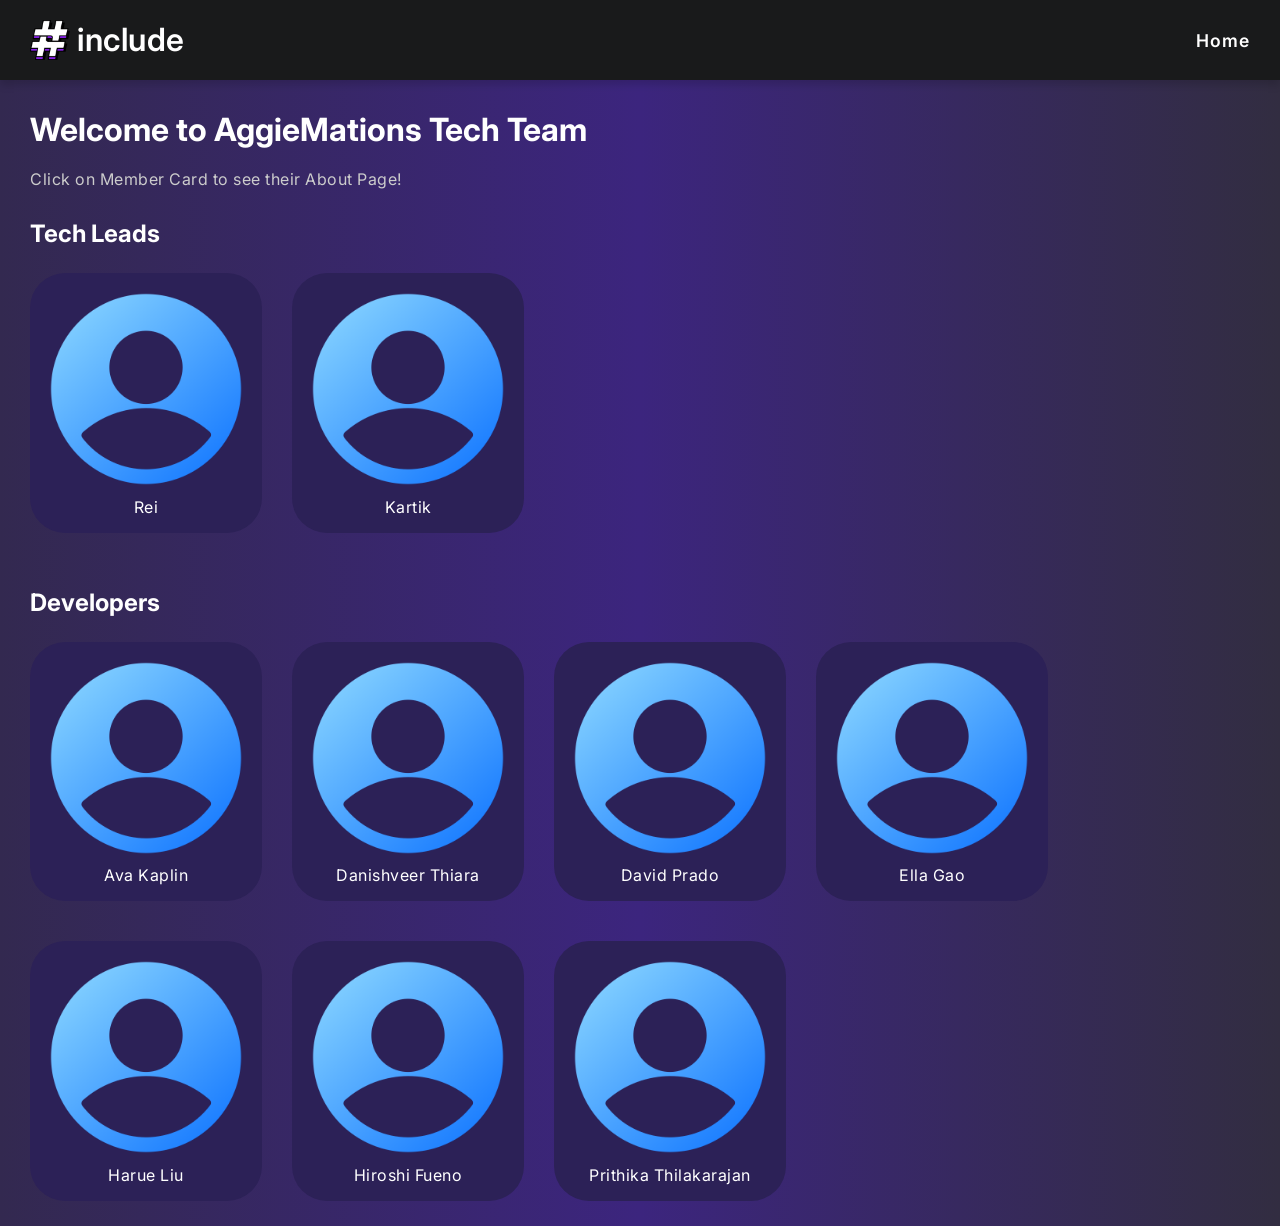
<file: index.html>
<!DOCTYPE html>
<html>
    <head>
        <!-- Metadata Stuff (DO NOT DELETE) -->
        <meta charset="utf-8">
        <meta http-equiv="X-UA-Compatible" content="IE=edge">
        <meta name="viewport" content="width=device-width, initial-scale=1">
        
        <title>#include - AggieMations Tech</title>

        <!-- Adds #include Icon to Website Tab (DO NOT DELETE) -->
        <link rel="icon" type="image/png" href="./assets/logo.png">

        <!-- Inter Font Import (DO NOT DELETE) -->
        <link rel="preconnect" href="https://fonts.googleapis.com">
        <link rel="preconnect" href="https://fonts.gstatic.com" crossorigin>
        <link href="https://fonts.googleapis.com/css2?family=Inter:ital,opsz,wght@0,14..32,100..900;1,14..32,100..900&family=Poppins:ital,wght@0,100;0,200;0,300;0,400;0,500;0,600;0,700;0,800;0,900;1,100;1,200;1,300;1,400;1,500;1,600;1,700;1,800;1,900&display=swap" rel="stylesheet">

        <!-- CSS Imports -->
        <link rel="stylesheet" href="./css/global.css">
        <link rel="stylesheet" href="./css/index.css">

        <!-- JS Import -->
        <script src="./js/index.js" defer></script>
    </head>
    <body class="include-background">
        <!-- Header Bar -->
        <header id="header">
            <a id="header-logo-container" href="index.html">
                <img src="assets/logo.png" alt="#include Logo" width="40px" height="40px">
                <p id="header-logo-text">include</p>
            </a>

            <nav id="header-nav">
                <a class="header-nav-item" href="index.html">Home</a>
            </nav>
        </header>

        <!-- Main Page Content -->
        <main id="homepage-content">
            <!-- Hero Section -->
            <h1>Welcome to AggieMations Tech Team</h1>
            <p id="homepage-paragraph">Click on Member Card to see their About Page!</p>

            <!-- Tech Leads Section -->
            <h2 class="member-card-header">Tech Leads</h2>
            <div class="member-card-container">
                <div class="member-card">
                    <img class="member-card-img" src="assets/person.png" alt="Person Image">
                    <p class="member-card-text">Rei</p>
                </div>
                <div class="member-card">
                    <img class="member-card-img" src="assets/person.png" alt="Person Image">
                    <p class="member-card-text">Kartik</p>
                </div>
            </div>

            <!-- Developers Section -->
            <h2 class="member-card-header">Developers</h2>
            <div class="member-card-container">
                <div class="member-card">
                    <img class="member-card-img" src="assets/person.png" alt="Person Image">
                    <p class="member-card-text">Ava Kaplin</p>
                </div>
                <div class="member-card">
                    <img class="member-card-img" src="assets/person.png" alt="Person Image">
                    <p class="member-card-text">Danishveer Thiara</p>
                </div>
                <div class="member-card">
                    <img class="member-card-img" src="assets/person.png" alt="Person Image">
                    <p class="member-card-text">David Prado</p>
                </div>
                <div class="member-card">
                    <img class="member-card-img" src="assets/person.png" alt="Person Image">
                    <p class="member-card-text">Ella Gao</p>
                </div>
                <div class="member-card">
                    <img class="member-card-img" src="assets/person.png" alt="Person Image">
                    <p class="member-card-text">Harue Liu</p>
                </div>
                <div class="member-card">
                    <img class="member-card-img" src="assets/person.png" alt="Person Image">
                    <p class="member-card-text">Hiroshi Fueno</p>
                </div>
                <div class="member-card">
                    <img class="member-card-img" src="assets/person.png" alt="Person Image">
                    <p class="member-card-text">Prithika Thilakarajan</p>
                </div>
            </div>

        </main>
    </body>
</html>
</file>
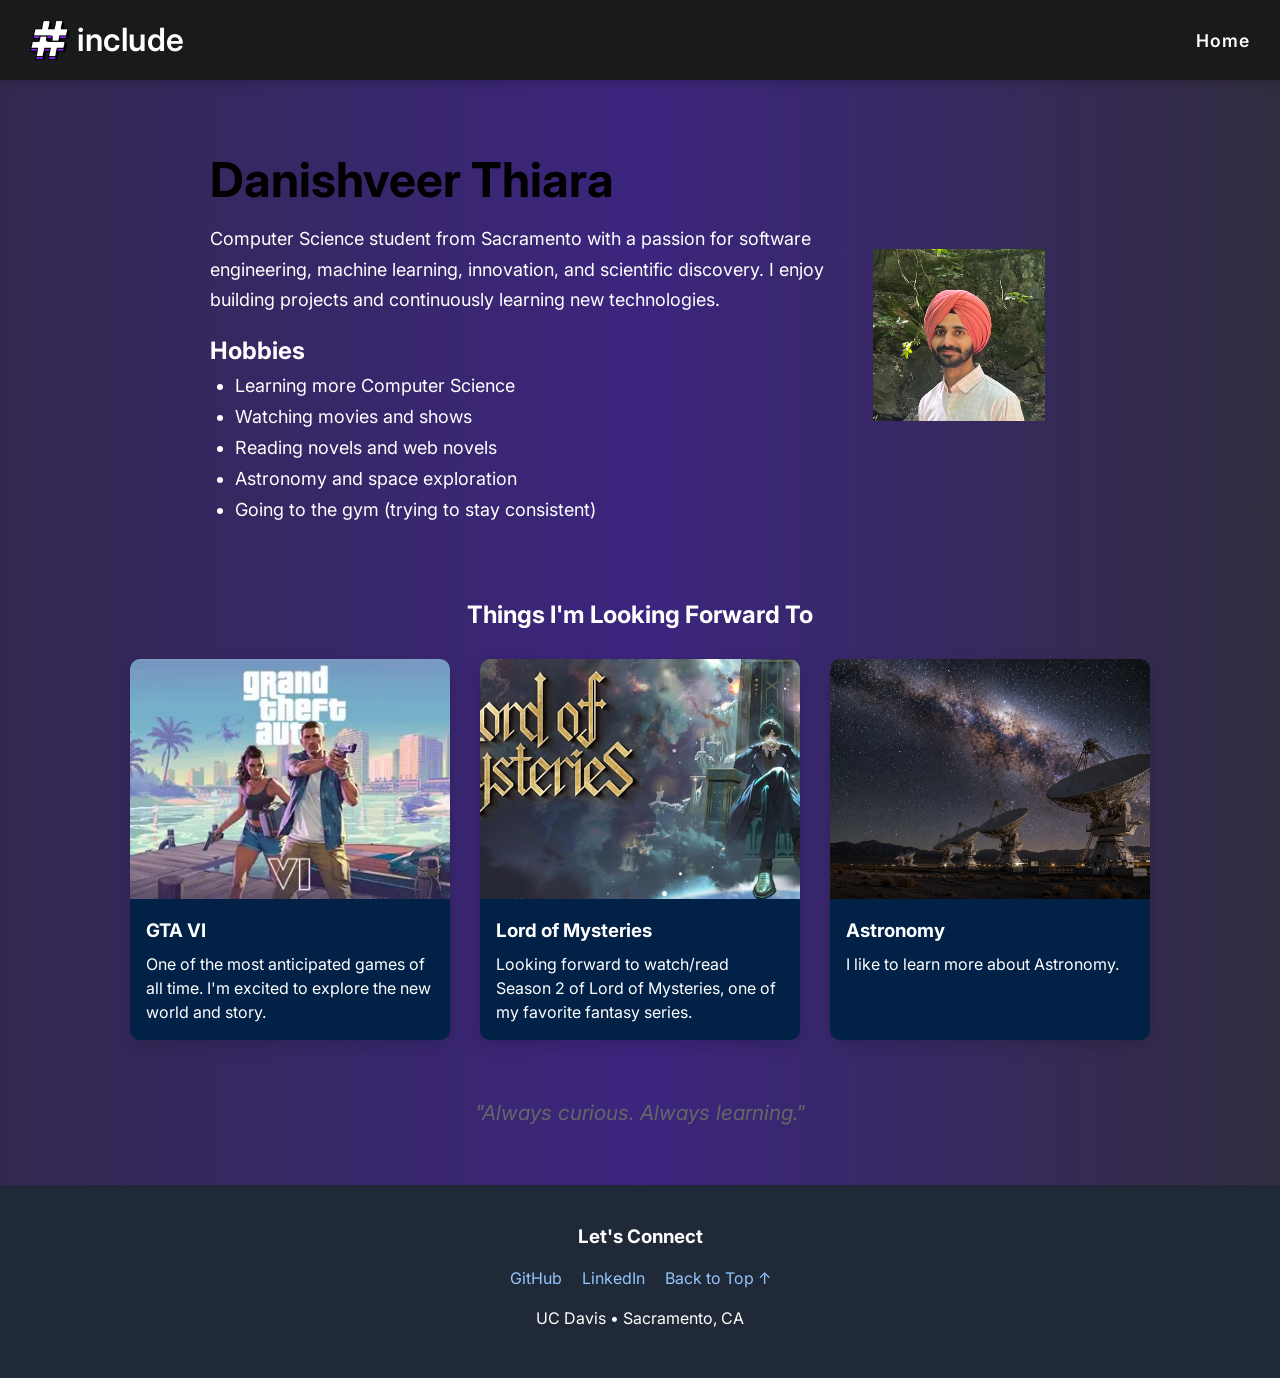
<file: members/Danishveer.html>
<!-- Duplicate this file and then edit! -->
<!DOCTYPE html>
<html>

<head>
    <!-- Metadata Stuff (DO NOT DELETE) -->
    <meta charset="utf-8">
    <meta http-equiv="X-UA-Compatible" content="IE=edge">
    <meta name="viewport" content="width=device-width, initial-scale=1">

    <title>#include - Danishveer</title>

    <!-- Adds #include Icon to Website Tab (DO NOT DELETE) -->
    <link rel="icon" type="image/png" href="../assets/logo.png">

    <!-- Inter Font Import (DO NOT DELETE) -->
    <link rel="preconnect" href="https://fonts.googleapis.com">
    <link rel="preconnect" href="https://fonts.gstatic.com" crossorigin>
    <link
        href="https://fonts.googleapis.com/css2?family=Inter:ital,opsz,wght@0,14..32,100..900;1,14..32,100..900&family=Poppins:ital,wght@0,100;0,200;0,300;0,400;0,500;0,600;0,700;0,800;0,900;1,100;1,200;1,300;1,400;1,500;1,600;1,700;1,800;1,900&display=swap"
        rel="stylesheet">

    <!-- CSS Imports -->
    <link rel="stylesheet" href="../css/global.css"> <!-- Adds Default Styles like Background Graident -->
    <link rel="stylesheet" href="../css/members/Danishveer.css"> <!-- Edit this! -->

    <!-- JS Imports -->
</head>

<body class="include-background">
    <header id="header">
        <a id="header-logo-container" href="index.html">
            <img src="../assets/logo.png" alt="#include Logo" width="40px" height="40px">
            <p id="header-logo-text">include</p>
        </a>

        <nav id="header-nav">
            <a class="header-nav-item" href="index.html">Home</a>
        </nav>
    </header>

    <section id="intro">

        <a href="https://danishveer11.github.io/My-Website" class="name-link">
            <h1>Danishveer Thiara</h1>
        </a>
        <img src="../assets/Danishveer/IMG_2270.jpeg" style="float:right;width:20%;height:20%;margin:25px;"></img>
        <p>
            Computer Science student from Sacramento with a passion for software
            engineering, machine learning, innovation, and scientific discovery.
            I enjoy building projects and continuously learning new technologies.
        </p>

        <h2>Hobbies</h2>

        <ul>
            <li>Learning more Computer Science</li>
            <li>Watching movies and shows</li>
            <li>Reading novels and web novels</li>
            <li>Astronomy and space exploration</li>
            <li>Going to the gym (trying to stay consistent)</li>
        </ul>

    </section>

    <section class="future-section">

        <h2>Things I'm Looking Forward To</h2>

        <div id="cards">

            <div class="card-box">
                <img src="../assets/Danishveer/OIP.webp" alt="GTA VI">

                <div class="description">
                    <h3>GTA VI</h3>

                    <p>
                        One of the most anticipated games of all time.
                        I'm excited to explore the new world and story.
                    </p>
                </div>
            </div>

            <div class="card-box">
                <img src="../assets/Danishveer/lord-of-mysteries.jpg" alt="Lord of Mysteries">

                <div class="description">
                    <h3>Lord of Mysteries</h3>

                    <p>
                        Looking forward to watch/read Season 2 of Lord of Mysteries,
                        one of my favorite fantasy series.
                    </p>
                </div>
            </div>

            <div class="card-box">
                <img src="../assets/Danishveer/space-message.webp" alt="Astro">

                <div class="description">
                    <h3>Astronomy</h3>

                    <p>
                        I like to learn more about Astronomy.
                    </p>
                </div>
            </div>

        </div>

    </section>

    <blockquote>
        "Always curious. Always learning."
    </blockquote>

    </main>

    <footer>

        <h3>Let's Connect</h3>

        <div class="footer-links">
            <a href="https://github.com/Danishveer11">GitHub</a>
            <a href="https://www.linkedin.com/in/danishveer-thiara/">LinkedIn</a>
            <a href="#top">Back to Top ↑</a>
        </div>

        <p class="footer-desc">
            UC Davis • Sacramento, CA
        </p>



    </footer>
</body>

</html>
</file>
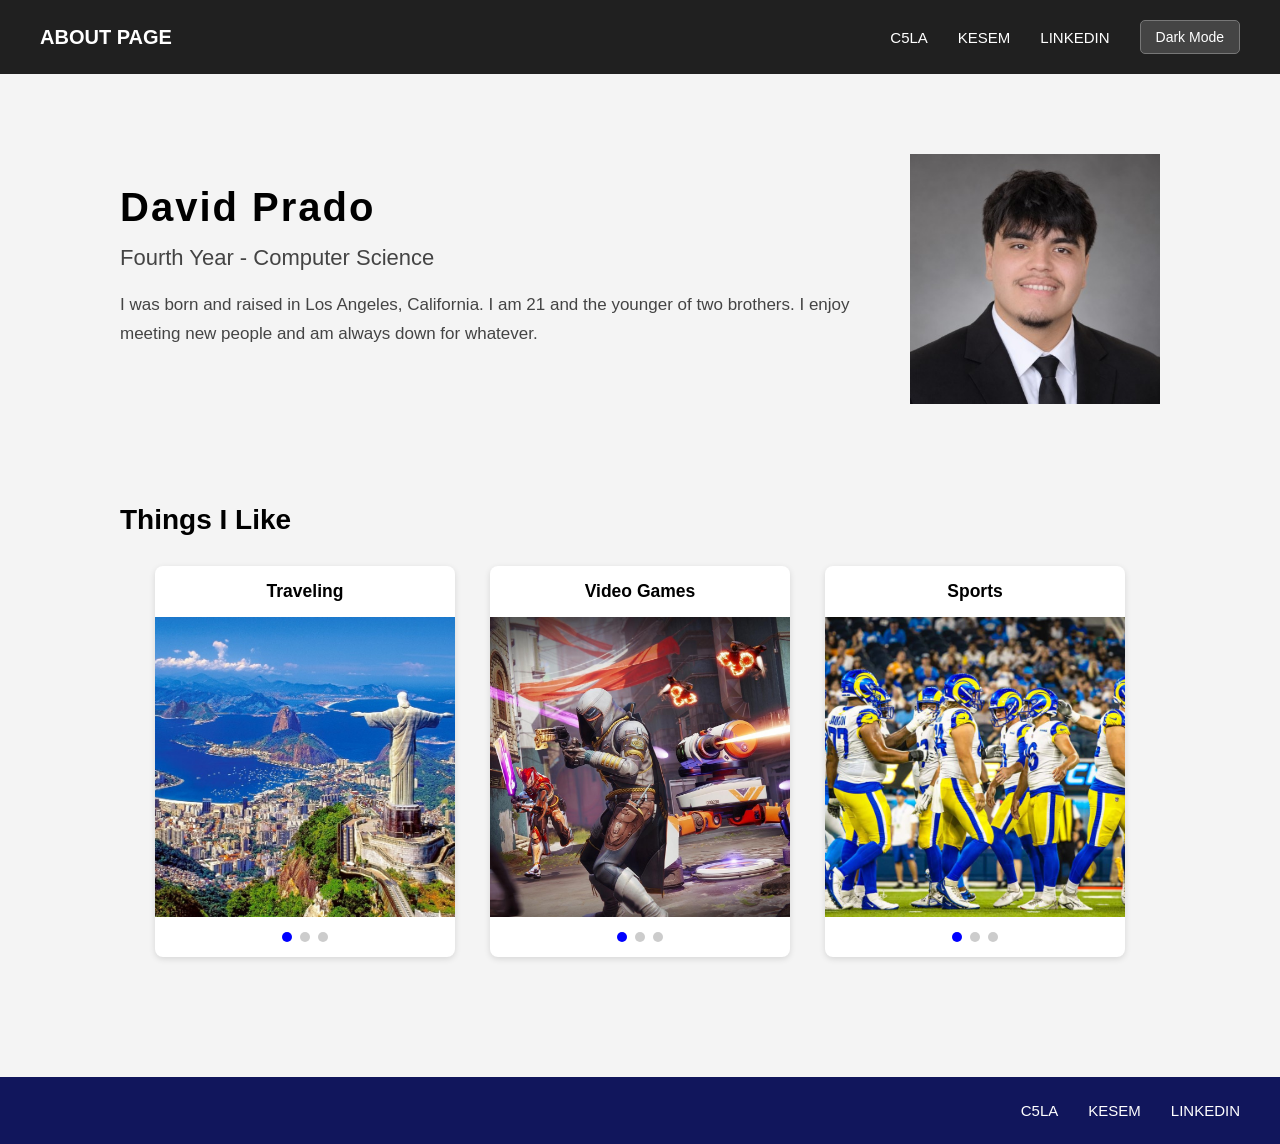
<file: members/david.html>
<!-- Duplicate this file and then edit! -->
<!DOCTYPE html>
<html>
    <head>
        <!-- Metadata Stuff (DO NOT DELETE) -->
        <meta charset="utf-8">
        <meta http-equiv="X-UA-Compatible" content="IE=edge">
        <meta name="viewport" content="width=device-width, initial-scale=1">

        <title>#include - David</title>

        <!-- Adds #include Icon to Website Tab (DO NOT DELETE) -->
        <link rel="icon" type="image/png" href="../assets/logo.png">

        <!-- Inter Font Import (DO NOT DELETE) -->
        <link rel="preconnect" href="https://fonts.googleapis.com">
        <link rel="preconnect" href="https://fonts.gstatic.com" crossorigin>
        <link href="https://fonts.googleapis.com/css2?family=Inter:ital,opsz,wght@0,14..32,100..900;1,14..32,100..900&family=Poppins:ital,wght@0,100;0,200;0,300;0,400;0,500;0,600;0,700;0,800;0,900;1,100;1,200;1,300;1,400;1,500;1,600;1,700;1,800;1,900&display=swap" rel="stylesheet">

        <!-- CSS Imports -->
        <link rel="stylesheet" href="../css/global.css">                <!-- Adds Default Styles like Background Graident -->
        <link rel="stylesheet" href="../css/members/david.css">        

        <!-- JS Imports -->
         <script src="../js/members/david.js" defer></script>

    </head>
    <body class="include-background">
        <!-- HEADER -->
    <header class="header">
        <h3>ABOUT PAGE</h3>

        <nav>
            <a href="https://www.c5la.org/">C5LA</a>
            <a href="https://www.kesem.org/">KESEM</a>
            <a href="https://www.linkedin.com/in/davidprado2023">LINKEDIN</a>

            <button type="button" id="theme-toggle" class="theme-toggle">
                Dark Mode
            </button>
        </nav>
    </header>


    <!-- INTRO -->
    <section class="intro" id="about">

        <div class="intro-text">
            <h1>David Prado</h1>
            <h2>Fourth Year - Computer Science</h2>

            <p>
                I was born and raised in Los Angeles, California.
                I am 21 and the younger of two brothers.
                I enjoy meeting new people and am always down for whatever.
            </p>
        </div>

        <div class="profile-image">
            <img src="../assets/members/david/me.jpg" alt="David Prado">
        </div>

    </section>


    <!-- INTERESTS -->
    <section class="interests" id="interests">

        <h2>Things I Like</h2>

        <div class="card-container" id="card-container"></div>

    </section>


    <!-- FOOTER -->
    <footer class="footer">
        <nav>
            <a href="https://www.c5la.org/">C5LA</a>
            <a href="https://www.kesem.org/">KESEM</a>
            <a href="https://www.linkedin.com/in/davidprado2023">LINKEDIN</a>
        </nav>
    </footer>
        
    </body>
</html>
</file>
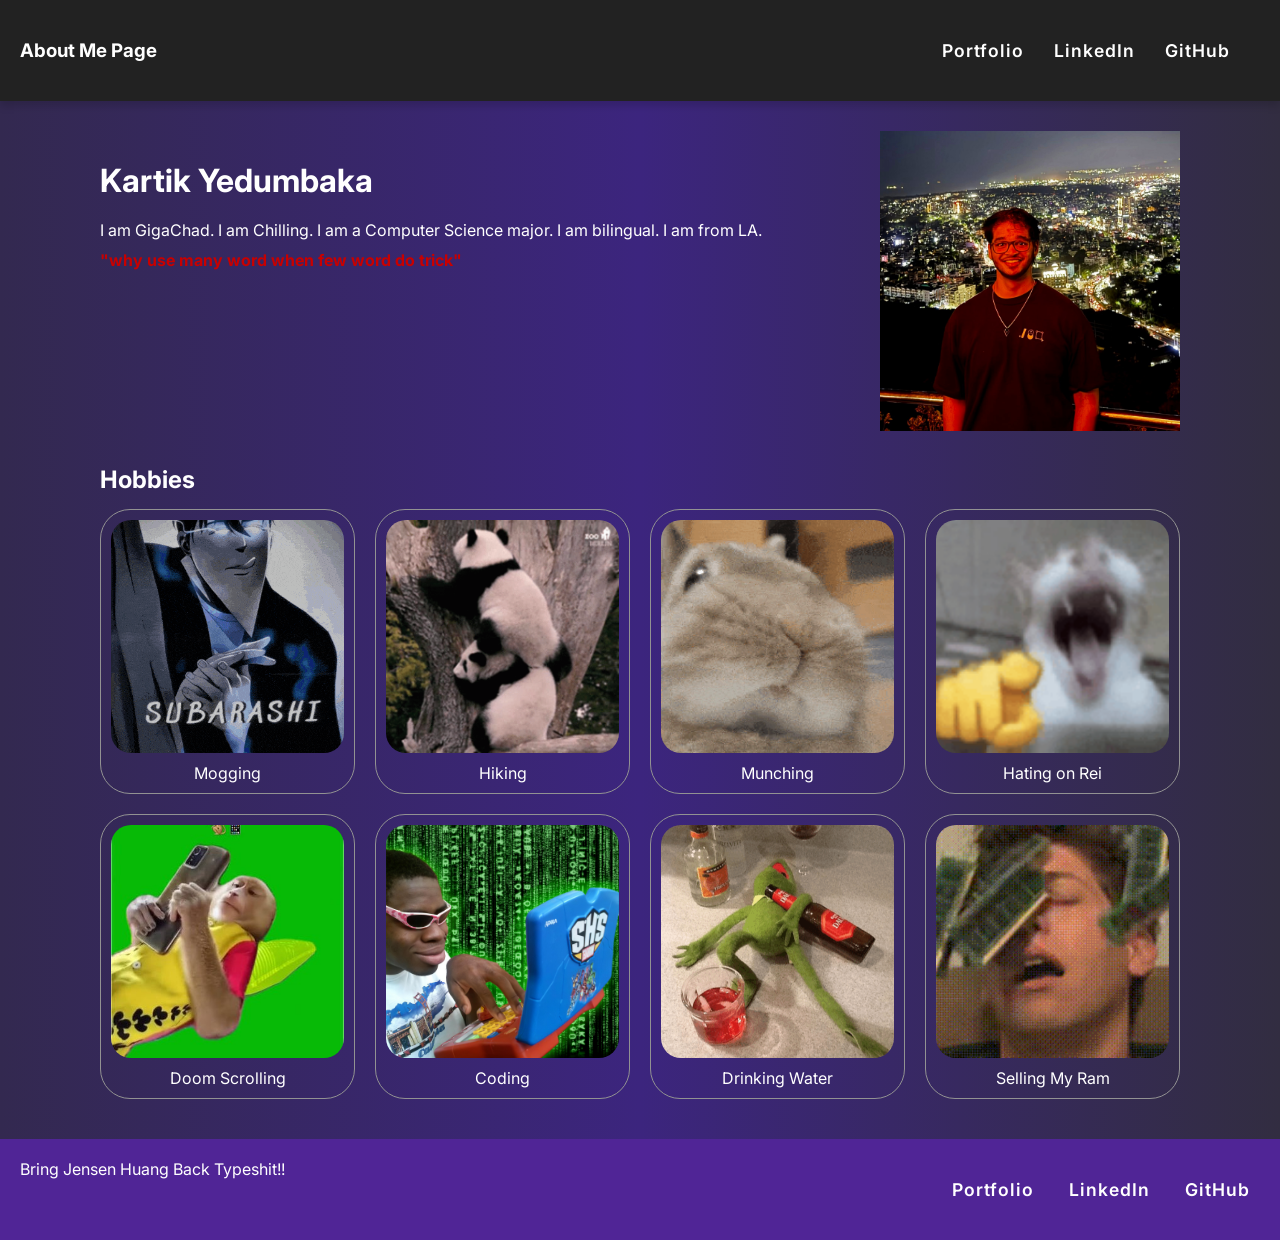
<file: members/kartik.html>
<!-- Duplicate this file and then edit! -->
<!DOCTYPE html>
<html>

<head>
    <!-- Metadata Stuff (DO NOT DELETE) -->
    <meta charset="utf-8">
    <meta http-equiv="X-UA-Compatible" content="IE=edge">
    <meta name="viewport" content="width=device-width, initial-scale=1">

    <title>#include - Kartik</title>

    <!-- Adds #include Icon to Website Tab (DO NOT DELETE) -->
    <link rel="icon" type="image/png" href="../assets/logo.png">

    <!-- Inter Font Import (DO NOT DELETE) -->
    <link rel="preconnect" href="https://fonts.googleapis.com">
    <link rel="preconnect" href="https://fonts.gstatic.com" crossorigin>
    <link href="https://fonts.googleapis.com/css2?family=Inter:ital,opsz,wght@0,14..32,100..900;1,14..32,100..900&family=Poppins:ital,wght@0,100;0,200;0,300;0,400;0,500;0,600;0,700;0,800;0,900;1,100;1,200;1,300;1,400;1,500;1,600;1,700;1,800;1,900&display=swap" rel="stylesheet">

    <!-- CSS Imports -->
    <link rel="stylesheet" href="../css/global.css"> <!-- Adds Default Styles like Background Graident -->
    <link rel="stylesheet" href="../css/members/kartik.css">

    <!-- JS Imports -->
</head>

<body class="include-background">
    <header id="header">
        <h3>About Me Page</h3>
        <nav id="header-nav" class="nav-container">
            <a class="header-nav-item" href="http://kartikyedumbaka.com/">Portfolio</a>
            <a class="header-nav-item" href="https://www.linkedin.com/in/kartik-yedumbaka/">LinkedIn</a>
            <a class="header-nav-item" href="https://github.com/Clartik/">GitHub</a>
        </nav>
    </header>

    <main id="main-content">
        <div id="hero-section">
            <div id="hero-section-text-container">
                <h1>Kartik Yedumbaka</h1>

                <div id="hero-section-text-description-container">
                    <p id="hero-section-text-description">I am GigaChad. I am Chilling. I am a Computer Science major. I am bilingual. I am from LA.</p>
                    <p id="hero-section-text-quote">"why use many word when few word do trick"</p>
                </div>
            </div>

            <img src="../assets/members/kartik/me.jpg" width="300px" height="auto">
        </div>

        <div id="hobbies-section">
            <h2>Hobbies</h2>

            <div id="hobbies-section-item-container">
                <div class="hobbies-section-item">
                    <img src="../assets/members/kartik/mog.gif" alt="Mogging">
                    <p>Mogging</p>
                </div>
                <div class="hobbies-section-item">
                    <img src="../assets/members/kartik/hiking.gif" alt="Climbing">
                    <p>Hiking</p>
                </div>
                <div class="hobbies-section-item">
                    <img src="../assets/members/kartik/eating.gif" alt="Munching">
                    <p>Munching</p>
                </div>
                <div class="hobbies-section-item">
                    <img src="../assets/members/kartik/laugh.gif" alt="Laughing">
                    <p>Hating on Rei</p>
                </div>
                <div class="hobbies-section-item">
                    <img src="../assets/members/kartik/doom_scrolling.jpg" alt="Doom Scrolling">
                    <p>Doom Scrolling</p>
                </div>
                <div class="hobbies-section-item">
                    <img src="../assets/members/kartik/coding.jpg" alt="Coding">
                    <p>Coding</p>
                </div>
                <div class="hobbies-section-item">
                    <img src="../assets/members/kartik/drink.png" alt="Drinking">
                    <p>Drinking Water</p>
                </div>
                <div class="hobbies-section-item">
                    <img src="../assets/members/kartik/sam.gif" alt="Happy Sam Altman">
                    <p>Selling My Ram</p>
                </div>
            </div>
        </div>
    </main>

    <footer id="footer">
        <p>Bring Jensen Huang Back Typeshit!!</p>

        <nav id="footer-nav" class="nav-container">
            <a class="header-nav-item" href="http://kartikyedumbaka.com/">Portfolio</a>
            <a class="header-nav-item" href="https://www.linkedin.com/in/kartik-yedumbaka/">LinkedIn</a>
            <a class="header-nav-item" href="https://github.com/Clartik/">GitHub</a>
        </nav>
    </footer>
</body>

</html>
</file>
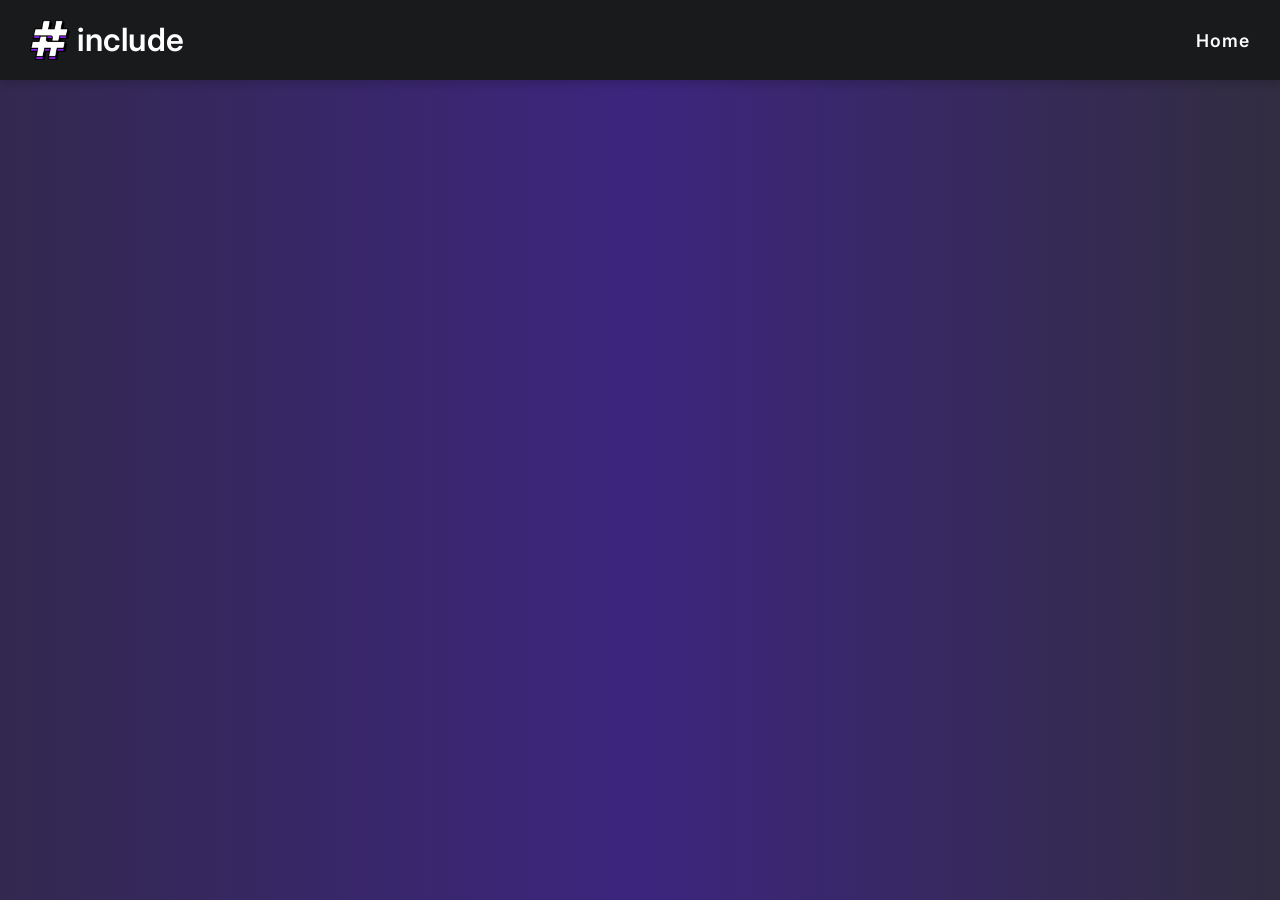
<file: members/person.html>
<!-- Duplicate this file and then edit! -->
<!DOCTYPE html>
<html>
    <head>
        <meta charset="utf-8">
        <meta http-equiv="X-UA-Compatible" content="IE=edge">
        <title>#include - Name</title>
        <meta name="viewport" content="width=device-width, initial-scale=1">

        <!-- Inter Font Import -->
        <link rel="preconnect" href="https://fonts.googleapis.com">
        <link rel="preconnect" href="https://fonts.gstatic.com" crossorigin>
        <link href="https://fonts.googleapis.com/css2?family=Inter:ital,opsz,wght@0,14..32,100..900;1,14..32,100..900&family=Poppins:ital,wght@0,100;0,200;0,300;0,400;0,500;0,600;0,700;0,800;0,900;1,100;1,200;1,300;1,400;1,500;1,600;1,700;1,800;1,900&display=swap" rel="stylesheet">

        <link rel="stylesheet" href="../css/global.css">
    </head>
    <body class="include-background">
        <header id="header">
            <a id="header-logo-container" href="/">
                <img src="../assets/logo.png" alt="#include Logo" width="40px" height="40px">
                <p id="header-logo-text">include</p>
            </a>

            <nav id="header-nav">
                <a class="header-nav-item" href="/">Home</a>
            </nav>
        </header>

        <main>
        </main>
    </body>
</html>
</file>
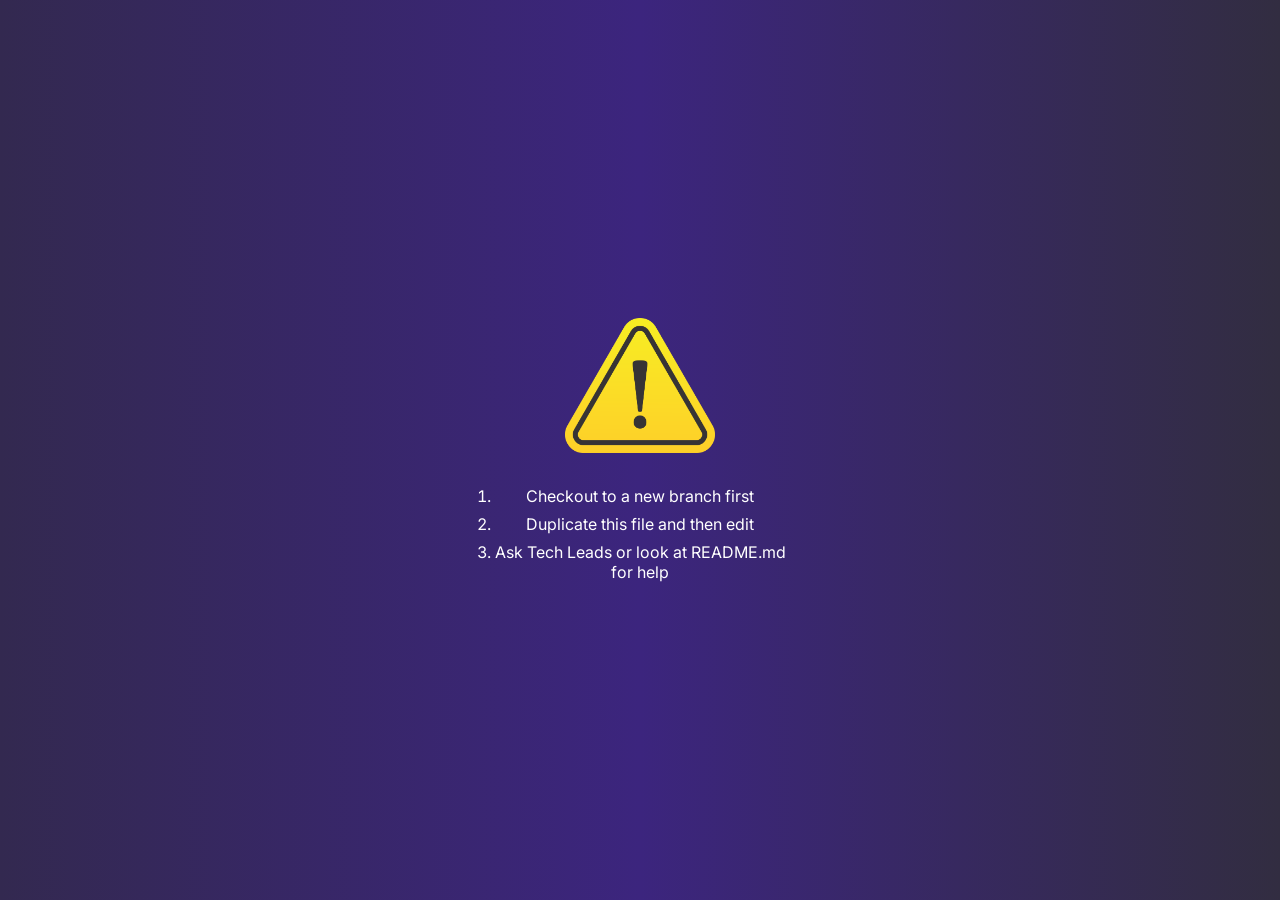
<file: members/TEMPLATE.html>
<!-- Duplicate this file and then edit! -->
<!DOCTYPE html>
<html>
    <head>
        <!-- Metadata Stuff (DO NOT DELETE) -->
        <meta charset="utf-8">
        <meta http-equiv="X-UA-Compatible" content="IE=edge">
        <meta name="viewport" content="width=device-width, initial-scale=1">

        <title>#include - Name</title>

        <!-- Adds #include Icon to Website Tab (DO NOT DELETE) -->
        <link rel="icon" type="image/png" href="../assets/logo.png">

        <!-- Inter Font Import (DO NOT DELETE) -->
        <link rel="preconnect" href="https://fonts.googleapis.com">
        <link rel="preconnect" href="https://fonts.gstatic.com" crossorigin>
        <link href="https://fonts.googleapis.com/css2?family=Inter:ital,opsz,wght@0,14..32,100..900;1,14..32,100..900&family=Poppins:ital,wght@0,100;0,200;0,300;0,400;0,500;0,600;0,700;0,800;0,900;1,100;1,200;1,300;1,400;1,500;1,600;1,700;1,800;1,900&display=swap" rel="stylesheet">

        <!-- CSS Imports -->
        <link rel="stylesheet" href="../css/global.css">                <!-- Adds Default Styles like Background Graident -->
        <link rel="stylesheet" href="../css/members/TEMPLATE.css">      <!-- Edit this! -->

        <!-- JS Imports -->
    </head>
    <body class="include-background">
        <!-- Uncomment this code if you want this page's header! -->
        <!-- <header id="header">
            <a id="header-logo-container" href="index.html">
                <img src="../assets/logo.png" alt="#include Logo" width="40px" height="40px">
                <p id="header-logo-text">include</p>
            </a>

            <nav id="header-nav">
                <a class="header-nav-item" href="index.html">Home</a>
            </nav>
        </header> -->

        <!-- Sample Code, Please Delete -->
        <main id="template-main">
            <img 
                id="template-warning-icon"
                src="../assets/members/TEMPLATE/warning.png" 
                alt="Warning Icon" 
                width="auto" 
                height="auto" 
            >

            <ol id="template-list">
                <li>Checkout to a new branch first</li>
                <li>Duplicate this file and then edit</li>
                <li>Ask Tech Leads or look at README.md<br> for help</li>
            </ol>
        </main>
    </body>
</html>
</file>
<file: css/global.css>
* {
    margin: 0;
    padding: 0;

    font-family: "Inter", sans-serif;
}

#header {
    display: flex;
    justify-content: space-between;
    align-items: center;
    
    background-color: #191a1b;
    box-shadow: 0 5px 8px rgba(0, 0, 0, 0.15);
}

#header-logo-container {
    display: flex;
    align-items: center;

    padding: 20px 30px;

    gap: 7px;

    text-decoration: none;

    transition: scale 300ms ease;
}

#header-logo-container:hover {
    scale: 1.05;
}

#header-logo-text {
    margin-top: -2px;

    color: white;
    font-size: 2rem;
    font-weight: 600;

    letter-spacing: 0.5px;
}

#header-nav {
    display: flex;

    padding: 0 20px;

    gap: 10px;
}

.header-nav-item {
    padding: 20px 10px;

    color: white;

    font-size: 1.1rem;
    font-weight: 600;
    letter-spacing: 1px;
    text-decoration: none;

    transition: color 150ms ease;
}

.header-nav-item:hover {
    color: #bda4ff;
}

.include-background {
    color: white;
    background: linear-gradient(90deg, #332950, #3C257E, #322D41);
}
</file>
<file: css/index.css>
#homepage-content {
    margin-top: 30px;
    padding: 0 30px;
}

#homepage-paragraph {
    margin-top: 20px;
    
    color: rgb(204, 204, 204);
    
    letter-spacing: 0.5px;
}

.member-card-header {
    margin-top: 30px;
}

.member-card-container {
    display: flex;
    flex-wrap: wrap;
    gap: 40px 30px;

    padding: 25px 0;
}

.member-card {
    display: flex;
    flex-direction: column;
    align-items: center;

    gap: 7.5px;

    background-color: #2c2157;

    border: transparent 1.5px solid;
    border-radius: 35px;
    padding: 15px;

    cursor: pointer;

    transition: all 300ms ease;
}

.member-card:hover {
    border: white 1.5px solid;
    scale: 1.05;
}

.member-card-img {
    width: 200px;
    height: 200px;
    object-fit: cover;

    border-radius: 20px;
}

.member-card-text {
    letter-spacing: 0.5px;
}
</file>
<file: css/members/Danishveer.css>
*{
    margin:0;
    padding:0;
    box-sizing:border-box;
}

html{
    scroll-behavior:smooth;
}

body{
    font-family:Arial, Helvetica, sans-serif;
    background:#f5f7fa;
    color:#222;
    overflow-x:hidden;
}

/* NAVBAR */

#navbar{
    display:flex;
    justify-content:space-between;
    align-items:center;
    padding:20px 40px;
    background:#2e8b57;
    color:white;
}

.nav-menu{
    display:flex;
    gap:20px;
}

.navlinks{
    color:white;
    text-decoration:none;
    font-weight:bold;
}

.navlinks:hover{
    color:#d6f5d6;
}


#intro{
    max-width:900px;
    margin:50px auto;
    padding:20px;
}

.name-link{
    text-decoration:none;
    color:black;
}

h1{
    font-size:3rem;
    margin-bottom:15px;
}

h1:hover{
    color:rgb(108,108,108);
    transition:0.3s;
}

#intro p{
    font-size:18px;
    line-height:1.7;
    margin-bottom:20px;
}

#intro ul{
    margin-left:25px;
}

#intro li{
    margin:10px 0;
    font-size:18px;
}


.future-section{
    width:90%;
    margin:auto;
}

.future-section h2{
    text-align:center;
    margin-bottom:30px;
}

/* CARDS */

#cards{
    display:flex;
    justify-content:center;
    flex-wrap:wrap;
    gap:30px;
}

.card-box{
    width:320px;
    background:rgb(1, 33, 71);
    border-radius:10px;
    overflow:hidden;
    box-shadow:0 5px 15px rgba(0,0,0,.15);
}



.card-box img{
    width:100%;
    height:240px;
    object-fit:cover;
    transition:transform .3s ease;
}

.card-box img:hover{
    transform:scale(1.05);
}

.description{
    padding:16px;
}

.description h3{
    margin-bottom:10px;
}

.description p{
    line-height:1.5;
}

/* QUOTE */

blockquote{
    text-align:center;
    margin:60px 0;
    font-size:1.3rem;
    font-style:italic;
    color:#666;
}

/* FOOTER */

footer{
    background:#1f2937;
    color:white;
    padding:40px 20px;
    text-align:center;
}

.footer-links{
    display:flex;
    justify-content:center;
    flex-wrap:wrap;
    gap:20px;
    margin:20px 0;
}

.footer-links a{
    color:#93c5fd;
    text-decoration:none;
}

.footer-links a:hover{
    color:white;
}

.footer-desc{
    margin-bottom:10px;
}

.copyright{
    margin-top:20px;
    color:#bbb;
}
</file>
<file: css/members/david.css>
/* LIGHT MODE COLORS */
:root {
    --background: #f4f4f4;
    --text: black;
    --secondary-text: #444;
    --card-background: white;
    --header-background: #202020;
    --footer-background: #11165c;
    --overlay-background: rgba(255,255,255,0.9);
    --dot-color: #ccc;
    --active-color: blue;
}


/* DARK MODE COLORS */
body.dark-mode {
    --background: #181818;
    --text: white;
    --secondary-text: #ccc;
    --card-background: #303030;
    --header-background: #202020;
    --footer-background: #8b1515;
    --overlay-background: rgba(35,35,35,0.95);
    --dot-color: #777;
    --active-color: #ff3333;
}


/* GENERAL */
html {
    font-size: 10px;
    scroll-behavior: smooth;
}

* {
    margin: 0;
    padding: 0;
    box-sizing: border-box;
    font-family: sans-serif;
}

body.include-background {
    background: var(--background);
    color: var(--text);
    transition: background .3s, color .3s;
}


/* HEADER & FOOTER*/
.header {
    background-color: var(--header-background);
    color: white;
    display: flex;
    justify-content: space-between;
    align-items: center;
    padding: 2rem 4rem;
}

.header h3 {
    font-size: 2rem;
}

.header nav {
    display: flex;
    align-items: center;
    gap: 3rem;
}

.header a, .footer a {
    color: white;
    font-size: 1.5rem;
    text-decoration: none;
    transition: color .3s;
}

.header a:hover, .footer a:hover {
    color: #aaa;
}

.footer {
    background-color: var(--footer-background);
    color: white;
    padding: 2.5rem 4rem;
    display: flex;
    justify-content: flex-end;
    align-items: center;
    transition: background-color .3s;
}

.footer nav {
    display: flex;
    gap: 3rem;
}


/* THEME BUTTON */
.theme-toggle {
    background-color: #444;
    color: white;
    border: 1px solid #777;
    padding: .8rem 1.5rem;
    border-radius: .5rem;
    cursor: pointer;
    font-size: 1.4rem;
    transition: background-color .3s;
}

.theme-toggle:hover {
    background-color: #666;
}


/* INTRO */
.intro {
    max-width: 1100px;
    margin: 5rem auto;
    padding: 3rem;
    display: flex;
    align-items: center;
    justify-content: space-between;
    gap: 5rem;
}

.intro-text h1 {
    font-size: 4rem;
    color: var(--text);
    letter-spacing: 2px;
    margin-bottom: 1.5rem;
}

.intro-text h2 {
    font-size: 2.2rem;
    font-weight: 400;
    color: var(--secondary-text);
    margin-bottom: 2rem;
}

.intro-text p {
    font-size: 1.7rem;
    line-height: 1.7;
    color: var(--secondary-text);
    margin-bottom: 2.5rem;
}


/* PROFILE IMAGE */
.profile-image {
    width: 25rem;
    height: 25rem;
    flex-shrink: 0;
}

.profile-image img {
    width: 100%;
    height: 100%;
    object-fit: cover;
    display: block;
}


/* INTERESTS */
.interests {
    max-width: 1100px;
    margin: 5rem auto;
    padding: 2rem 3rem;
}

.interests h2 {
    font-size: 2.8rem;
    color: var(--text);
    margin-bottom: 3rem;
}


/* CARDS */
.card-container {
    display: flex;
    justify-content: center;
    flex-wrap: wrap;
    gap: 3.5rem;
    margin-bottom: 5rem;
}

.card {
    width: 30rem;
    background-color: var(--card-background);
    border-radius: .8rem;
    overflow: hidden;
    box-shadow: 0 .2rem .6rem rgba(0,0,0,0.12);
    transition: background-color .3s;
}

.card-title {
    text-align: center;
    font-size: 1.75rem;
    padding: 1.5rem;
    color: var(--text);
}


/* CARD IMAGES */
.card-image {
    position: relative;
    width: 100%;
    height: 30rem;
    overflow: hidden;
}

.card-image img {
    width: 100%;
    height: 100%;
    object-fit: cover;
    display: block;
}

.image-overlay {
    position: absolute;
    inset: 0;
    background-color: var(--overlay-background);
    display: flex;
    flex-direction: column;
    justify-content: center;
    align-items: center;
    text-align: center;
    padding: 2rem;
    opacity: 0;
    transition: opacity .4s ease;
}

.card-image:hover .image-overlay {
    opacity: 1;
}

.image-overlay h4 {
    font-size: 2rem;
    color: var(--text);
    margin-bottom: 1rem;
}

.image-overlay p {
    font-size: 1.5rem;
    line-height: 1.5;
    color: var(--secondary-text);
}


/* CARD NAVIGATION */
.card-navigation {
    display: flex;
    justify-content: center;
    padding: 1.5rem;
}

.dots {
    display: flex;
    gap: .8rem;
}

.dot {
    width: 1rem;
    height: 1rem;
    border: none;
    border-radius: 50%;
    background-color: var(--dot-color);
    cursor: pointer;
    transition: background-color .2s;
}

.dot:hover {
    background-color: var(--secondary-text);
}

.dot.active {
    background-color: var(--active-color);
}
</file>
<file: css/members/kartik.css>
:root {
    --padding-x: 100px
}

* {
    margin: 0;
    padding: 0;
}

#header {
    display: flex;
    justify-content: space-between;

    padding: 20px;

    color: white;
    background-color: rgb(34, 34, 34);
}

#footer {
    display: flex;
    justify-content: space-between;

    padding: 20px;

    color: white;
    background-color: rgb(80, 37, 150);
}

.nav-container {
    display: flex;

    gap: 15px;
}

.header-nav-item {
    color: inherit;
    text-decoration: none;
}

#main-content {
    display: flex;
    flex-direction: column;
    justify-content: center;
    align-items: stretch;

    width: calc(100% - (2 * var(--padding-x)));

    padding: 30px var(--padding-x);
    padding-bottom: 40px;
}

#hero-section {
    display: flex;
    justify-content: space-between;
    gap: 80px;
}

#hero-section-text-container {
    display: flex;
    flex-direction: column;

    margin-top: 30px;
    gap: 20px;
}

#hero-section-text-description-container {
    display: flex;
    flex-direction: column;
    gap: 10px;
}

#hero-section-text-description {
    min-width: 500px;
    max-width: 850px;
}

#hero-section-text-quote {
    color: rgb(200, 0, 0);
    font-weight: bold;
}

#hobbies-section {
    display: flex;
    flex-direction: column;

    margin-top: 34px;
    gap: 15px;
}

#hobbies-section-item-container {
    display: grid;
    grid-template-columns: repeat(4, 1fr);

    gap: 20px;
}

.hobbies-section-item {
    display: flex;
    flex-direction: column;
    align-items: center;
        
    padding: 10px;
    gap: 10px;

    border: 1px solid rgb(146, 146, 146);
    border-radius: 30px;

    scale: 1;
    transition: scale 200ms ease;
}

.hobbies-section-item:hover {
    scale: 1.05;
}

.hobbies-section-item > img {
    width: 100%;
    border-radius: 20px;
}

.hobbies-section-item > p {
    text-align: center;
}
</file>
<file: css/members/TEMPLATE.css>
#template-main {
    display: flex;
    flex-direction: column;
    justify-content: center;
    align-items: center;

    height: 100dvh;
    gap: 25px;
}

#template-warning-icon {
    width: 150px;
}

#template-list > li {
    margin-top: 8px;
    text-align: center;
}
</file>
